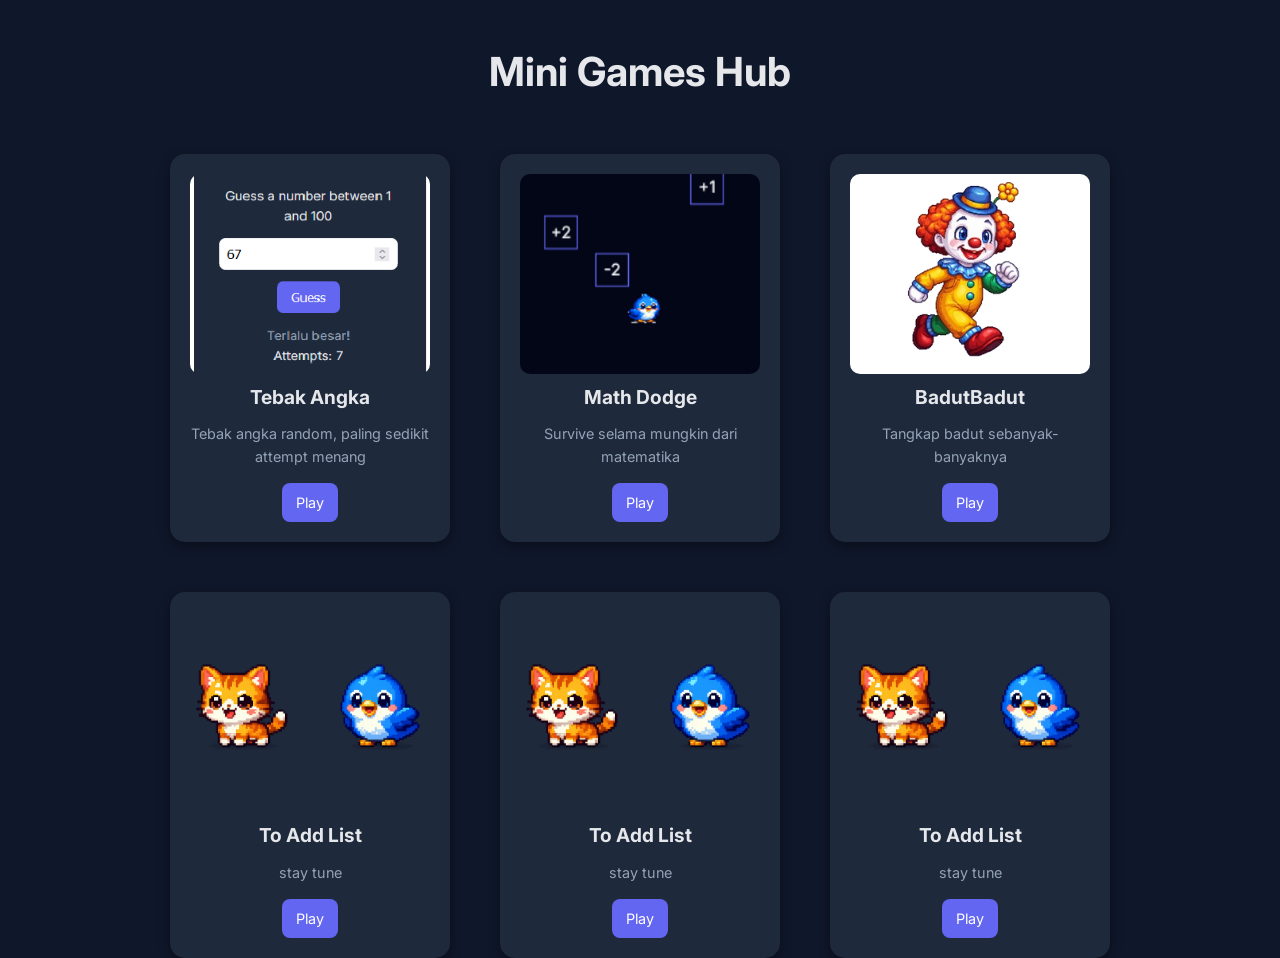
<file: index.html>
<!DOCTYPE html>
<html lang="en">

<head>
<meta charset="UTF-8">
<meta name="viewport" content="width=device-width, initial-scale=1.0">
<title>Mini Games</title>

<link rel="stylesheet" href="main.css">
<link href="https://fonts.googleapis.com/css2?family=Inter:wght@400;600;700&display=swap" rel="stylesheet">

</head>

<body>

<header class="site-header">
    <h1>Mini Games Hub</h1>
</header>

<!-- Game List -->
<section class="games-grid">

	<!-- Game Card -->
	
	<article class="game-card">
		<img src="img/tebakangka.png" alt="Game preview">
		<h2>Tebak Angka</h2>
		<p>Tebak angka random, paling sedikit attempt menang</p>
		<a href="tebakangka/index.html" class="play-button">Play</a>
	</article>

	<article class="game-card">
		<img src="img/mathdodge.png" alt="Game preview">
		<h2>Math Dodge</h2>
		<p>Survive selama mungkin dari matematika</p>
		<a href="mathdodge/index.html" class="play-button">Play</a>
	</article>
	
	<article class="game-card">
		<img src="img/badutbadut.png" alt="Game preview">
		<h2>BadutBadut</h2>
		<p>Tangkap badut sebanyak-banyaknya</p>
		<a href="badutbadut/index.html" class="play-button">Play</a>
	</article>
	
	<article class="game-card">
		<img src="img/placeholder.png" alt="Game preview">
		<h2>To Add List</h2>
		<p>stay tune</p>
		<a href="" class="play-button">Play</a>
	</article>
	
	<article class="game-card">
		<img src="img/placeholder.png" alt="Game preview">
		<h2>To Add List</h2>
		<p>stay tune</p>
		<a href="" class="play-button">Play</a>
	</article>
	
	<article class="game-card">
		<img src="img/placeholder.png" alt="Game preview">
		<h2>To Add List</h2>
		<p>stay tune</p>
		<a href="" class="play-button">Play</a>
	</article>

</section>

<script src="main.js"></script>

</body>
</html>
</file>
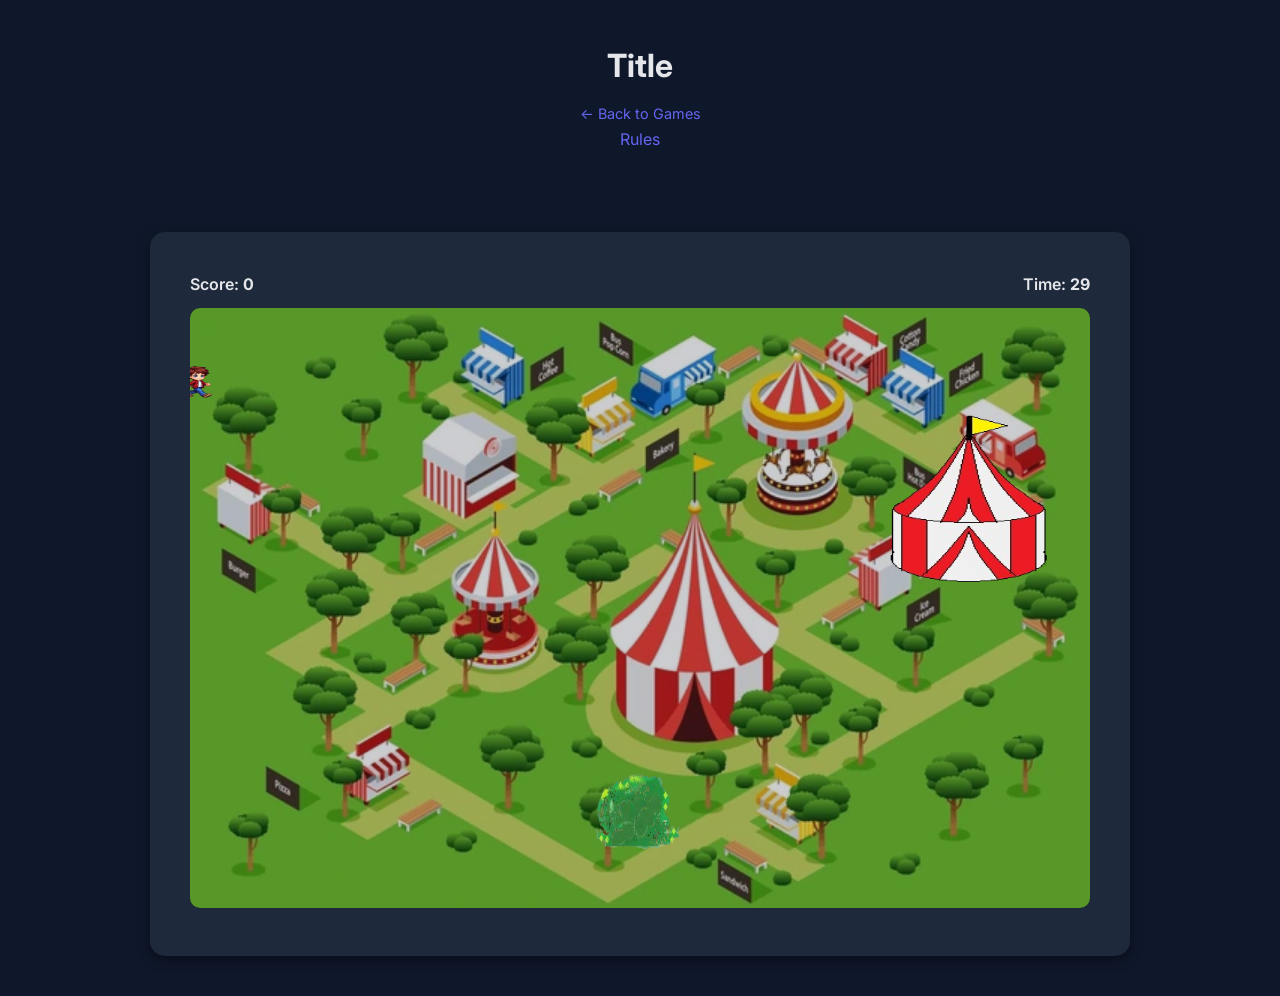
<file: badutbadut/index.html>
<!DOCTYPE html>

<html lang="en">

<head>
<meta charset="UTF-8">
<meta name="viewport" content="width=device-width, initial-scale=1.0">
<title>BadutBadut</title>

<link rel="stylesheet" href="style.css">

<link href="https://fonts.googleapis.com/css2?family=Inter:wght@400;600;700&display=swap" rel="stylesheet">

</head>

<body>

<header class="site-header">
    <h1>Title</h1>
    <a href="../index.html" class="back-button">← Back to Games</a>
	<p id="rulesBtn" style="cursor:pointer; color:#6366f1;">Rules</p>
</header>

<main class="game-container">

<div class="game-box">

<div class="game-ui">
<span>Score: <b id="score">0</b></span>
<span>Time: <b id="time">30</b></span>
</div>

<canvas id="gameCanvas" width="900" height="600"></canvas>

</div>

</main>

<div id="rulesModal">
  <img src="rules.png" alt="Rules">
</div>

<script src="script.js"></script>

</body>
</html>
</file>
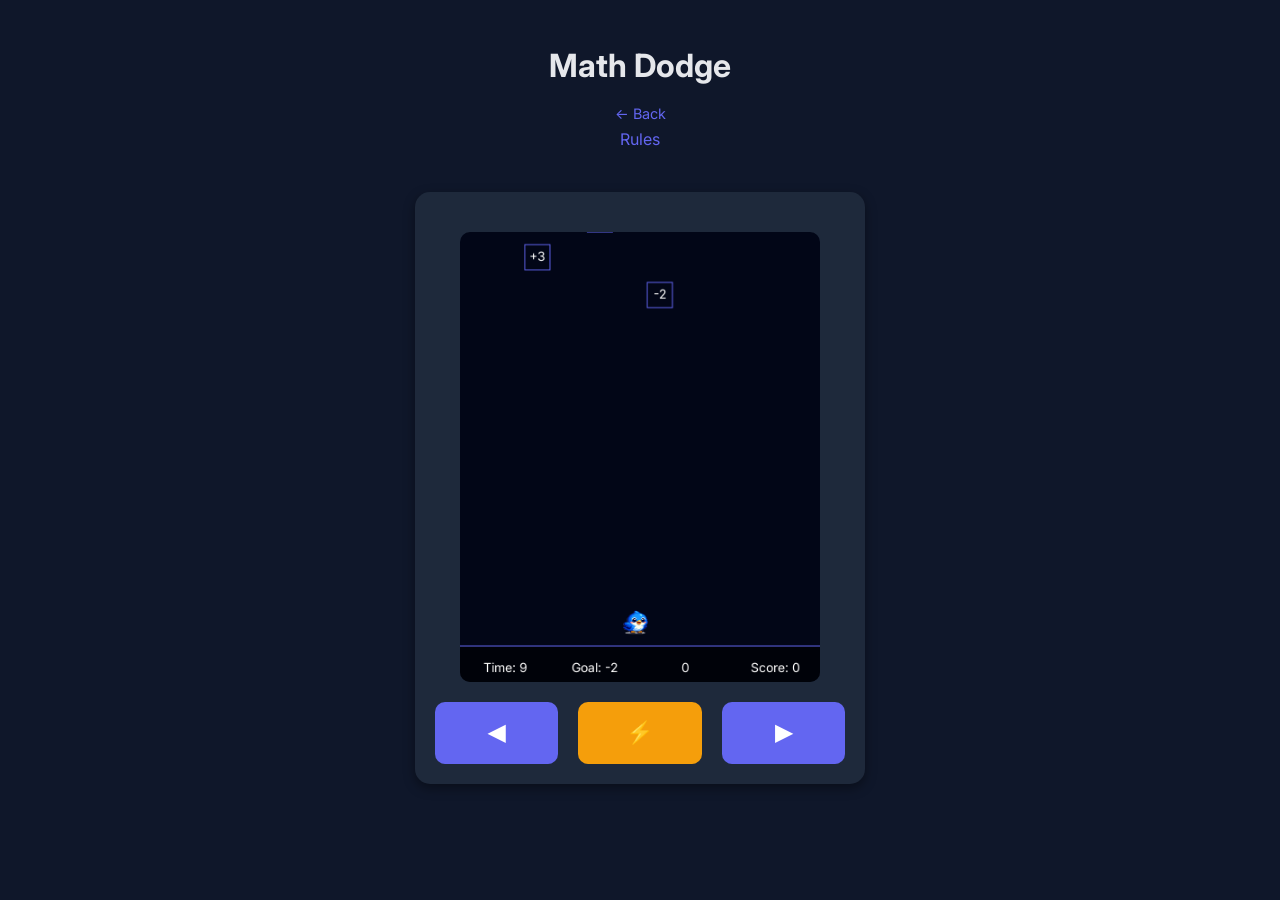
<file: mathdodge/index.html>
<!DOCTYPE html>
<html lang="en">

<head>
<meta charset="UTF-8">
<meta name="viewport" content="width=device-width, initial-scale=1, maximum-scale=1, user-scalable=no">

<title>Math Dodge</title>

<link rel="stylesheet" href="style.css">
<link href="https://fonts.googleapis.com/css2?family=Inter:wght@400;600;700&display=swap" rel="stylesheet">

</head>

<body>

<header class="site-header">
<h1>Math Dodge</h1>
<a href="../index.html" class="back-button">← Back</a>
<p id="rulesBtn" style="cursor:pointer; color:#6366f1;">Rules</p>
</header>

<main class="game-container">

<div class="game-box">

<div id="hud">

<p>IQ: <span id="iq">5</span></p>
<p>Goal: <span id="goal">0</span></p>
<p>Score: <span id="score">0</span></p>
<p>Time: <span id="timer">10</span>s</p>

<p id="rules" >Pick numbers that add up to the goal! -> <span id="goalText"></span> </p>
</div>

<canvas id="gameCanvas"></canvas>

<div class="mobile-controls">
<button id="leftBtn">◀</button>
<button id="dashBtn">⚡</button>
<button id="rightBtn">▶</button>
</div>

</div>

</main>

<div id="rulesModal">
  <img src="rules.png" alt="Rules">
</div>

<script src="game-data.js"></script>
<script src="script.js"></script>

</body>
</html>
</file>
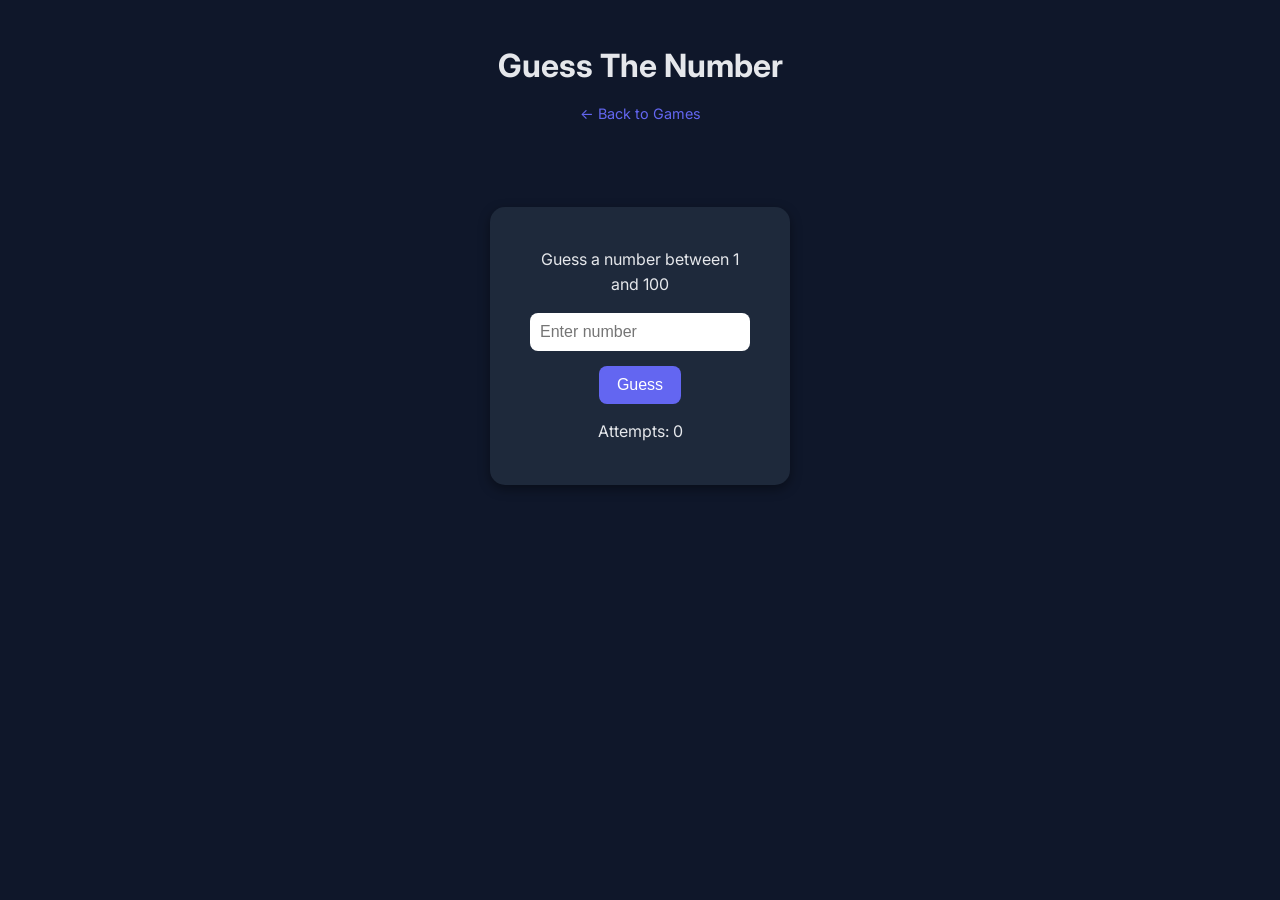
<file: tebakangka/index.html>
<!DOCTYPE html>

<html lang="en">

<head>
<meta charset="UTF-8">
<meta name="viewport" content="width=device-width, initial-scale=1.0">
<title>Guess The Number</title>

<link rel="stylesheet" href="style.css">

<link href="https://fonts.googleapis.com/css2?family=Inter:wght@400;600;700&display=swap" rel="stylesheet">

</head>

<body>

<header class="site-header">
    <h1>Guess The Number</h1>
    <a href="../index.html" class="back-button">← Back to Games</a>
</header>

<main class="game-container">

<div class="game-box">

    <p>Guess a number between 1 and 100</p>

    <input type="number" id="guess" placeholder="Enter number">

    <button onclick="cekTebakan()">Guess</button>

    <p id="hasil"></p>
	<p id="counter">Attempts: 0</p>

</div>

</main>

<script src="script.js"></script>

</body>
</html>
</file>
<file: main.css>
* {
	margin: 0;
	padding: 0;
	box-sizing: border-box;
}

body {
	font-family: 'Inter', sans-serif;
	background: #0f172a;
	color: #e5e7eb;
	line-height: 1.6;
}

.site-header {
	text-align: center;
	padding: 40px 20px;
}

.site-header h1 {
	font-size: 2.5rem;
	text-align: center;
	margin-bottom: 10px;
}

.site-header p {
	color: #94a3b8;
}

.container {
	max-width: 1000px;
	margin: auto;
	padding: 20px;
}

.games-grid {
	display: grid;
	grid-template-columns: repeat(3, 280px);
	justify-content: center;
	gap: 50px;
}

.game-card {
	background: #1e293b;
	padding: 20px;
	border-radius: 15px;
	box-shadow: 0 4px 12px rgba(0,0,0,0.4);
	text-align: center;
	transition: transform 0.2s ease, box-shadow 0.2s ease;
	overflow: hidden;
}

.game-card:hover {
	transform: scale(1.05);
	box-shadow: 0 10px 30px rgba(0,0,0,0.6);
}

.game-card h2 {
	margin-bottom: 10px;
	font-size: 1.2rem;
}

.game-card p {
	font-size: 0.9rem;
	margin-bottom: 15px;
	color: #94a3b8;
}

.game-card img {
	width: 100%;
	height: 200px;
	object-fit: cover;
	border-radius: 10px;
	transition: transform 0.3s ease;
}

.game-card:hover img {
	transform: scale(1.1);
}

.game-card {
    opacity: 0;
    transform: translateY(20px);
}

.game-card.show {
    opacity: 1;
    transform: translateY(0);
    transition: opacity 0.4s ease, transform 0.4s ease;
}

.play-button {
	display: inline-block;
	padding: 8px 14px;
	background: #6366f1;
	color: white;
	border-radius: 8px;
	text-decoration: none;
	font-size: 0.9rem;
}

.play-button:hover {
	background: #4f46e5;
}

.site-footer {
	text-align: center;
	padding: 30px 20px;
	font-size: 0.85rem;
	color: #64748b;
}
</file>
<file: badutbadut/style.css>
* {
  margin: 0;
  padding: 0;
  box-sizing: border-box;
  }

body {
font-family: 'Inter', sans-serif;
background: #0f172a;
color: #e5e7eb;
line-height: 1.6;
}

.site-header {
text-align: center;
padding: 40px 20px;
}

.site-header h1 {
font-size: 2rem;
margin-bottom: 10px;
}

.back-button {
color: #6366f1;
text-decoration: none;
font-size: 0.9rem;
}

.back-button:hover {
color: #4f46e5;
}

.game-container {
display: flex;
justify-content: center;
align-items: center;
padding: 40px 20px;
}

.game-box {
background: #1e293b;
padding: 40px;
border-radius: 15px;
box-shadow: 0 4px 12px rgba(0,0,0,0.4);
text-align: center;
width: 300px;
}

.game-box input {
width: 100%;
padding: 10px;
margin: 15px 0;
border-radius: 8px;
border: none;
font-size: 1rem;
}

.game-box button {
padding: 10px 18px;
background: #6366f1;
border: none;
border-radius: 8px;
color: white;
font-size: 1rem;
cursor: pointer;
}

.game-box button:hover {
background: #4f46e5;
}

#hasil {
margin-top: 15px;
color: #94a3b8;
}

.game-box {
width: auto;
}

.game-ui {
display: flex;
justify-content: space-between;
margin-bottom: 10px;
font-weight: 600;
}

canvas {
background: #020617;
border-radius: 10px;
}

.hud-rules {
	text-align:center;
}

#rulesModal{
position:fixed;
top:0;
left:0;
width:100%;
height:100%;
background:rgba(0,0,0,0.85);
display:none;
justify-content:center;
align-items:center;
z-index:200;
}

#rulesModal img{
max-width:90%;
max-height:90%;
border-radius:10px;
}
</file>
<file: mathdodge/style.css>
* {
  margin: 0;
  padding: 0;
  box-sizing: border-box;
  }

body {
font-family: 'Inter', sans-serif;
background: #0f172a;
color: #e5e7eb;
line-height: 1.6;
}

.site-header {
text-align: center;
padding: 40px 20px;
}

.site-header h1 {
font-size: 2rem;
margin-bottom: 10px;
}

.back-button {
color: #6366f1;
text-decoration: none;
font-size: 0.9rem;
}

.back-button:hover {
color: #4f46e5;
}

.game-container {
display: flex;
justify-content: center;
align-items: center;
padding: 0px 20px;
}

.game-box {
background: #1e293b;
padding: 20px;
border-radius: 15px;
box-shadow: 0 4px 12px rgba(0,0,0,0.4);
text-align: center;
width: 450px;
}

.game-box input {
width: 100%;
padding: 10px;
margin: 15px 0;
border-radius: 8px;
border: none;
font-size: 1rem;
}

.game-box button {
padding: 10px 18px;
background: #6366f1;
border: none;
border-radius: 8px;
color: white;
font-size: 1rem;
cursor: pointer;
}

.game-box button:hover {
background: #4f46e5;
}

#dashBtn{
background:#f59e0b; /* warna kuning */
}

#dashBtn:active{
background:#d97706;
}

#hasil {
margin-top: 15px;
color: #94a3b8;
}

canvas{
width:100%;
max-width:360px;
height:auto;
background:#020617;
border-radius:10px;
display:block;
margin:20px auto;
touch-action:none;
}

.mobile-controls{
display:flex;
justify-content:space-between;
gap:20px;
margin-top:20px;
}

.mobile-controls button{
flex:1;
padding:18px;
font-size:22px;
border:none;
border-radius:10px;
background:#6366f1;
color:white;
font-weight:600;
}

.mobile-controls button:active{
background:#4f46e5;
}

#hud{
display: none;
displayflex;
justify-content:space-between;
flex-wrap:wrap;
gap:10px;
margin-bottom
}

.hud-rules {
	text-align:center;
}

#rulesModal{
position:fixed;
top:0;
left:0;
width:100%;
height:100%;
background:rgba(0,0,0,0.85);
display:none;
justify-content:center;
align-items:center;
z-index:200;
}

#rulesModal img{
max-width:90%;
max-height:90%;
border-radius:10px;
}
</file>
<file: tebakangka/style.css>
* {
  margin: 0;
  padding: 0;
  box-sizing: border-box;
  }

body {
font-family: 'Inter', sans-serif;
background: #0f172a;
color: #e5e7eb;
line-height: 1.6;
}

.site-header {
text-align: center;
padding: 40px 20px;
}

.site-header h1 {
font-size: 2rem;
margin-bottom: 10px;
}

.back-button {
color: #6366f1;
text-decoration: none;
font-size: 0.9rem;
}

.back-button:hover {
color: #4f46e5;
}

.game-container {
display: flex;
justify-content: center;
align-items: center;
padding: 40px 20px;
}

.game-box {
background: #1e293b;
padding: 40px;
border-radius: 15px;
box-shadow: 0 4px 12px rgba(0,0,0,0.4);
text-align: center;
width: 300px;
}

.game-box input {
width: 100%;
padding: 10px;
margin: 15px 0;
border-radius: 8px;
border: none;
font-size: 1rem;
}

.game-box button {
padding: 10px 18px;
background: #6366f1;
border: none;
border-radius: 8px;
color: white;
font-size: 1rem;
cursor: pointer;
}

.game-box button:hover {
background: #4f46e5;
}

#hasil {
margin-top: 15px;
color: #94a3b8;
}
</file>
